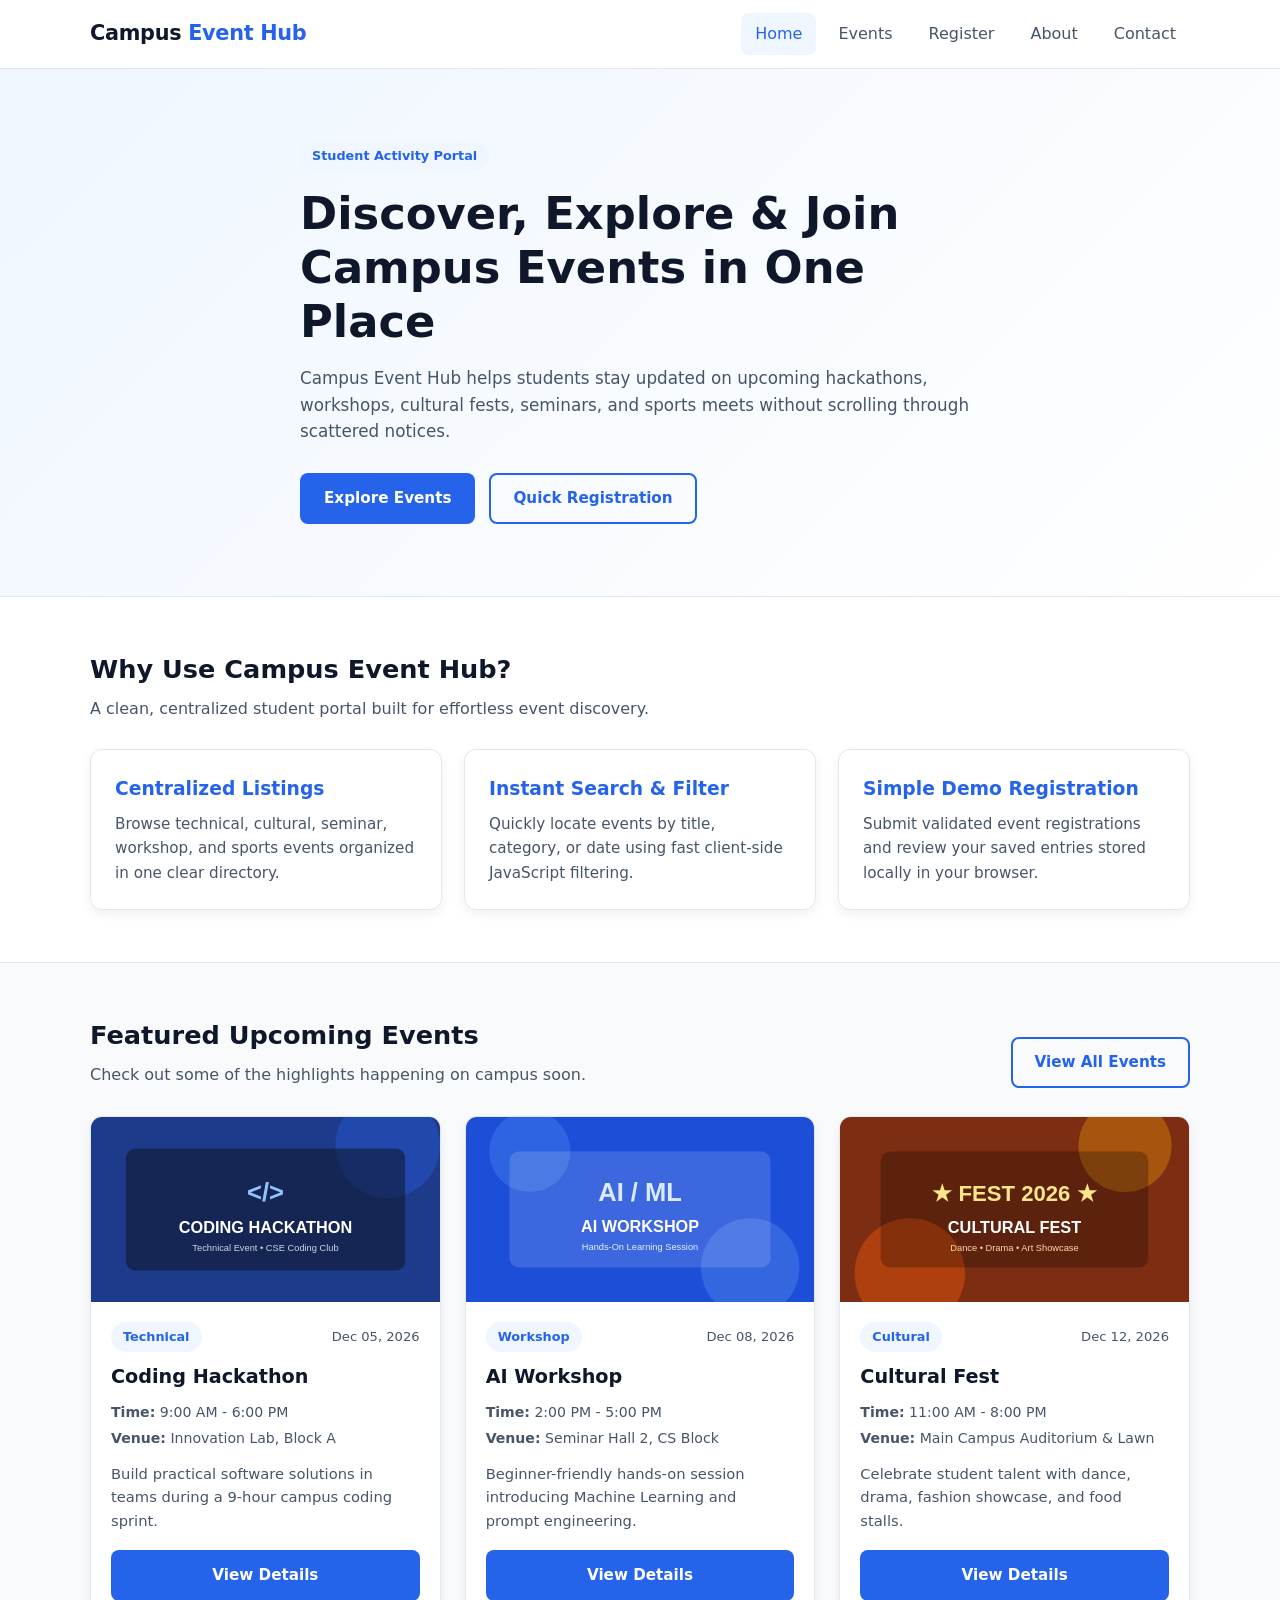
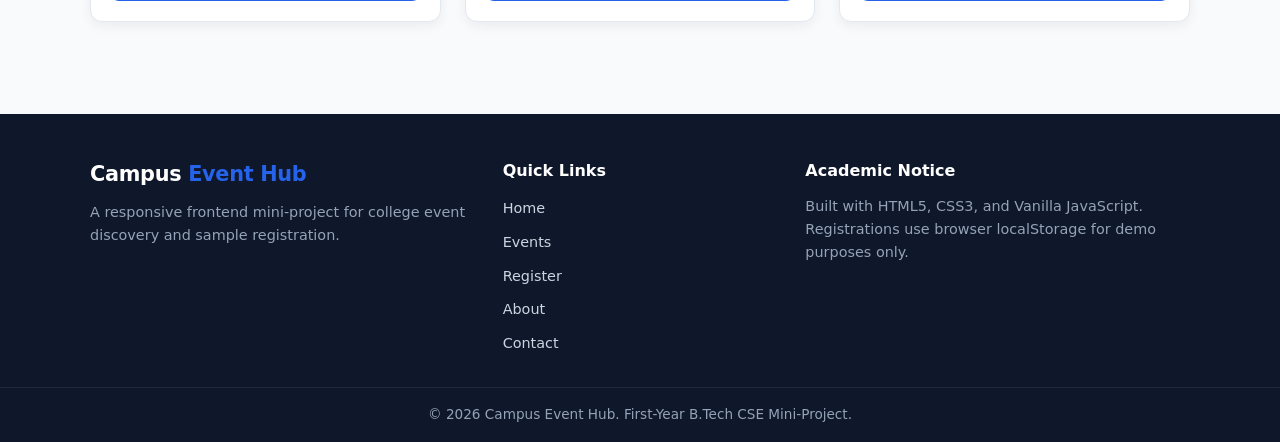
<file: index.html>
<!DOCTYPE html>
<html lang="en">
<head>
  <meta charset="UTF-8">
  <meta name="viewport" content="width=device-width, initial-scale=1.0">
  <title>Campus Event Hub | Home</title>
  <link rel="stylesheet" href="css/style.css">
</head>
<body>
  <!-- Header & Responsive Navigation -->
  <header class="site-header">
    <div class="container nav-container">
      <a href="index.html" class="logo">Campus <span>Event Hub</span></a>

      <button class="nav-toggle" id="nav-toggle" aria-label="Toggle navigation menu" aria-expanded="false">
        <span class="bar"></span>
        <span class="bar"></span>
        <span class="bar"></span>
      </button>

      <nav class="nav-menu" id="nav-menu" aria-label="Main Navigation">
        <ul class="nav-list">
          <li><a href="index.html" class="nav-link active">Home</a></li>
          <li><a href="events.html" class="nav-link">Events</a></li>
          <li><a href="registration.html" class="nav-link">Register</a></li>
          <li><a href="about.html" class="nav-link">About</a></li>
          <li><a href="contact.html" class="nav-link">Contact</a></li>
        </ul>
      </nav>
    </div>
  </header>

  <main>
    <!-- Hero Section -->
    <section class="hero">
      <div class="container hero-content">
        <span class="badge">Student Activity Portal</span>
        <h1>Discover, Explore &amp; Join Campus Events in One Place</h1>
        <p class="hero-text">
          Campus Event Hub helps students stay updated on upcoming hackathons, workshops,
          cultural fests, seminars, and sports meets without scrolling through scattered notices.
        </p>
        <div class="hero-actions">
          <a href="events.html" class="btn btn-primary">Explore Events</a>
          <a href="registration.html" class="btn btn-outline">Quick Registration</a>
        </div>
      </div>
    </section>

    <!-- Highlights Section -->
    <section class="section section-light">
      <div class="container">
        <div class="section-header">
          <h2>Why Use Campus Event Hub?</h2>
          <p>A clean, centralized student portal built for effortless event discovery.</p>
        </div>

        <div class="grid-3">
          <article class="info-card">
            <h3>Centralized Listings</h3>
            <p>Browse technical, cultural, seminar, workshop, and sports events organized in one clear directory.</p>
          </article>
          <article class="info-card">
            <h3>Instant Search &amp; Filter</h3>
            <p>Quickly locate events by title, category, or date using fast client-side JavaScript filtering.</p>
          </article>
          <article class="info-card">
            <h3>Simple Demo Registration</h3>
            <p>Submit validated event registrations and review your saved entries stored locally in your browser.</p>
          </article>
        </div>
      </div>
    </section>

    <!-- Featured Upcoming Events -->
    <section class="section">
      <div class="container">
        <div class="section-header section-header-row">
          <div>
            <h2>Featured Upcoming Events</h2>
            <p>Check out some of the highlights happening on campus soon.</p>
          </div>
          <a href="events.html" class="btn btn-outline">View All Events</a>
        </div>

        <!-- Dynamically populated by js/events.js -->
        <div class="events-grid" id="featured-events"></div>
      </div>
    </section>
  </main>

  <!-- Footer -->
  <footer class="site-footer">
    <div class="container footer-grid">
      <div>
        <a href="index.html" class="logo footer-logo">Campus <span>Event Hub</span></a>
        <p class="footer-note">
          A responsive frontend mini-project for college event discovery and sample registration.
        </p>
      </div>
      <div>
        <h4>Quick Links</h4>
        <ul class="footer-links">
          <li><a href="index.html">Home</a></li>
          <li><a href="events.html">Events</a></li>
          <li><a href="registration.html">Register</a></li>
          <li><a href="about.html">About</a></li>
          <li><a href="contact.html">Contact</a></li>
        </ul>
      </div>
      <div>
        <h4>Academic Notice</h4>
        <p class="footer-note">
          Built with HTML5, CSS3, and Vanilla JavaScript. Registrations use browser localStorage for demo purposes only.
        </p>
      </div>
    </div>
    <div class="footer-bottom">
      <p>&copy; <span id="current-year">2026</span> Campus Event Hub. First-Year B.Tech CSE Mini-Project.</p>
    </div>
  </footer>

  <script src="js/events.js"></script>
  <script src="js/main.js"></script>
</body>
</html>
</file>
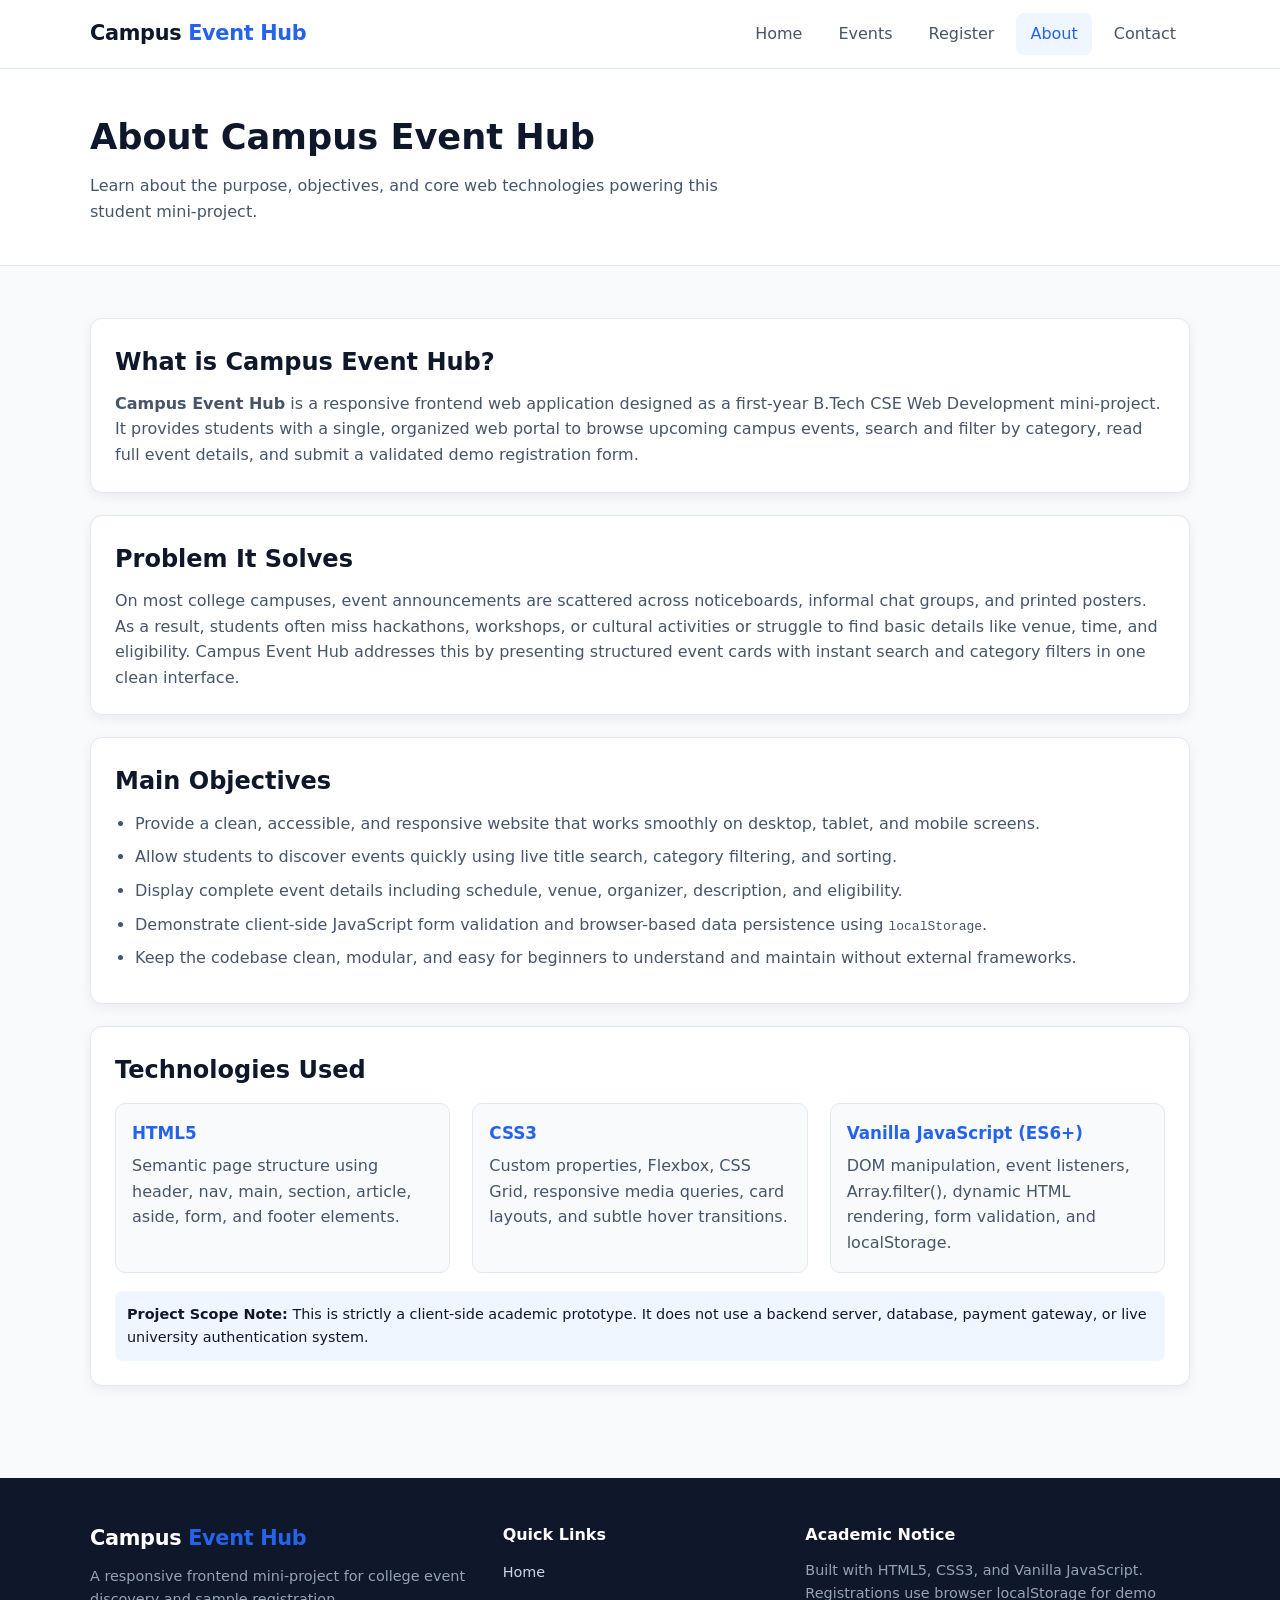
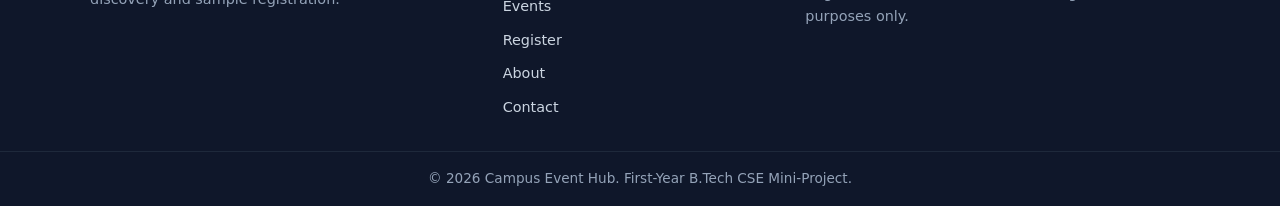
<file: about.html>
<!DOCTYPE html>
<html lang="en">
<head>
  <meta charset="UTF-8">
  <meta name="viewport" content="width=device-width, initial-scale=1.0">
  <title>Campus Event Hub | About</title>
  <link rel="stylesheet" href="css/style.css">
</head>
<body>
  <header class="site-header">
    <div class="container nav-container">
      <a href="index.html" class="logo">Campus <span>Event Hub</span></a>

      <button class="nav-toggle" id="nav-toggle" aria-label="Toggle navigation menu" aria-expanded="false">
        <span class="bar"></span>
        <span class="bar"></span>
        <span class="bar"></span>
      </button>

      <nav class="nav-menu" id="nav-menu" aria-label="Main Navigation">
        <ul class="nav-list">
          <li><a href="index.html" class="nav-link">Home</a></li>
          <li><a href="events.html" class="nav-link">Events</a></li>
          <li><a href="registration.html" class="nav-link">Register</a></li>
          <li><a href="about.html" class="nav-link active">About</a></li>
          <li><a href="contact.html" class="nav-link">Contact</a></li>
        </ul>
      </nav>
    </div>
  </header>

  <main>
    <section class="page-banner">
      <div class="container">
        <h1>About Campus Event Hub</h1>
        <p>Learn about the purpose, objectives, and core web technologies powering this student mini-project.</p>
      </div>
    </section>

    <section class="section">
      <div class="container content-stack">
        <article class="card">
          <h2>What is Campus Event Hub?</h2>
          <p>
            <strong>Campus Event Hub</strong> is a responsive frontend web application designed as a first-year
            B.Tech CSE Web Development mini-project. It provides students with a single, organized web portal
            to browse upcoming campus events, search and filter by category, read full event details, and submit
            a validated demo registration form.
          </p>
        </article>

        <article class="card">
          <h2>Problem It Solves</h2>
          <p>
            On most college campuses, event announcements are scattered across noticeboards, informal chat groups,
            and printed posters. As a result, students often miss hackathons, workshops, or cultural activities
            or struggle to find basic details like venue, time, and eligibility. Campus Event Hub addresses this
            by presenting structured event cards with instant search and category filters in one clean interface.
          </p>
        </article>

        <article class="card">
          <h2>Main Objectives</h2>
          <ul class="styled-list">
            <li>Provide a clean, accessible, and responsive website that works smoothly on desktop, tablet, and mobile screens.</li>
            <li>Allow students to discover events quickly using live title search, category filtering, and sorting.</li>
            <li>Display complete event details including schedule, venue, organizer, description, and eligibility.</li>
            <li>Demonstrate client-side JavaScript form validation and browser-based data persistence using <code>localStorage</code>.</li>
            <li>Keep the codebase clean, modular, and easy for beginners to understand and maintain without external frameworks.</li>
          </ul>
        </article>

        <article class="card">
          <h2>Technologies Used</h2>
          <div class="grid-3 tech-grid">
            <div class="tech-box">
              <h3>HTML5</h3>
              <p>Semantic page structure using header, nav, main, section, article, aside, form, and footer elements.</p>
            </div>
            <div class="tech-box">
              <h3>CSS3</h3>
              <p>Custom properties, Flexbox, CSS Grid, responsive media queries, card layouts, and subtle hover transitions.</p>
            </div>
            <div class="tech-box">
              <h3>Vanilla JavaScript (ES6+)</h3>
              <p>DOM manipulation, event listeners, Array.filter(), dynamic HTML rendering, form validation, and localStorage.</p>
            </div>
          </div>
          <p class="scope-note">
            <strong>Project Scope Note:</strong> This is strictly a client-side academic prototype. It does not use a backend server,
            database, payment gateway, or live university authentication system.
          </p>
        </article>
      </div>
    </section>
  </main>

  <footer class="site-footer">
    <div class="container footer-grid">
      <div>
        <a href="index.html" class="logo footer-logo">Campus <span>Event Hub</span></a>
        <p class="footer-note">
          A responsive frontend mini-project for college event discovery and sample registration.
        </p>
      </div>
      <div>
        <h4>Quick Links</h4>
        <ul class="footer-links">
          <li><a href="index.html">Home</a></li>
          <li><a href="events.html">Events</a></li>
          <li><a href="registration.html">Register</a></li>
          <li><a href="about.html">About</a></li>
          <li><a href="contact.html">Contact</a></li>
        </ul>
      </div>
      <div>
        <h4>Academic Notice</h4>
        <p class="footer-note">
          Built with HTML5, CSS3, and Vanilla JavaScript. Registrations use browser localStorage for demo purposes only.
        </p>
      </div>
    </div>
    <div class="footer-bottom">
      <p>&copy; <span id="current-year">2026</span> Campus Event Hub. First-Year B.Tech CSE Mini-Project.</p>
    </div>
  </footer>

  <script src="js/main.js"></script>
</body>
</html>
</file>
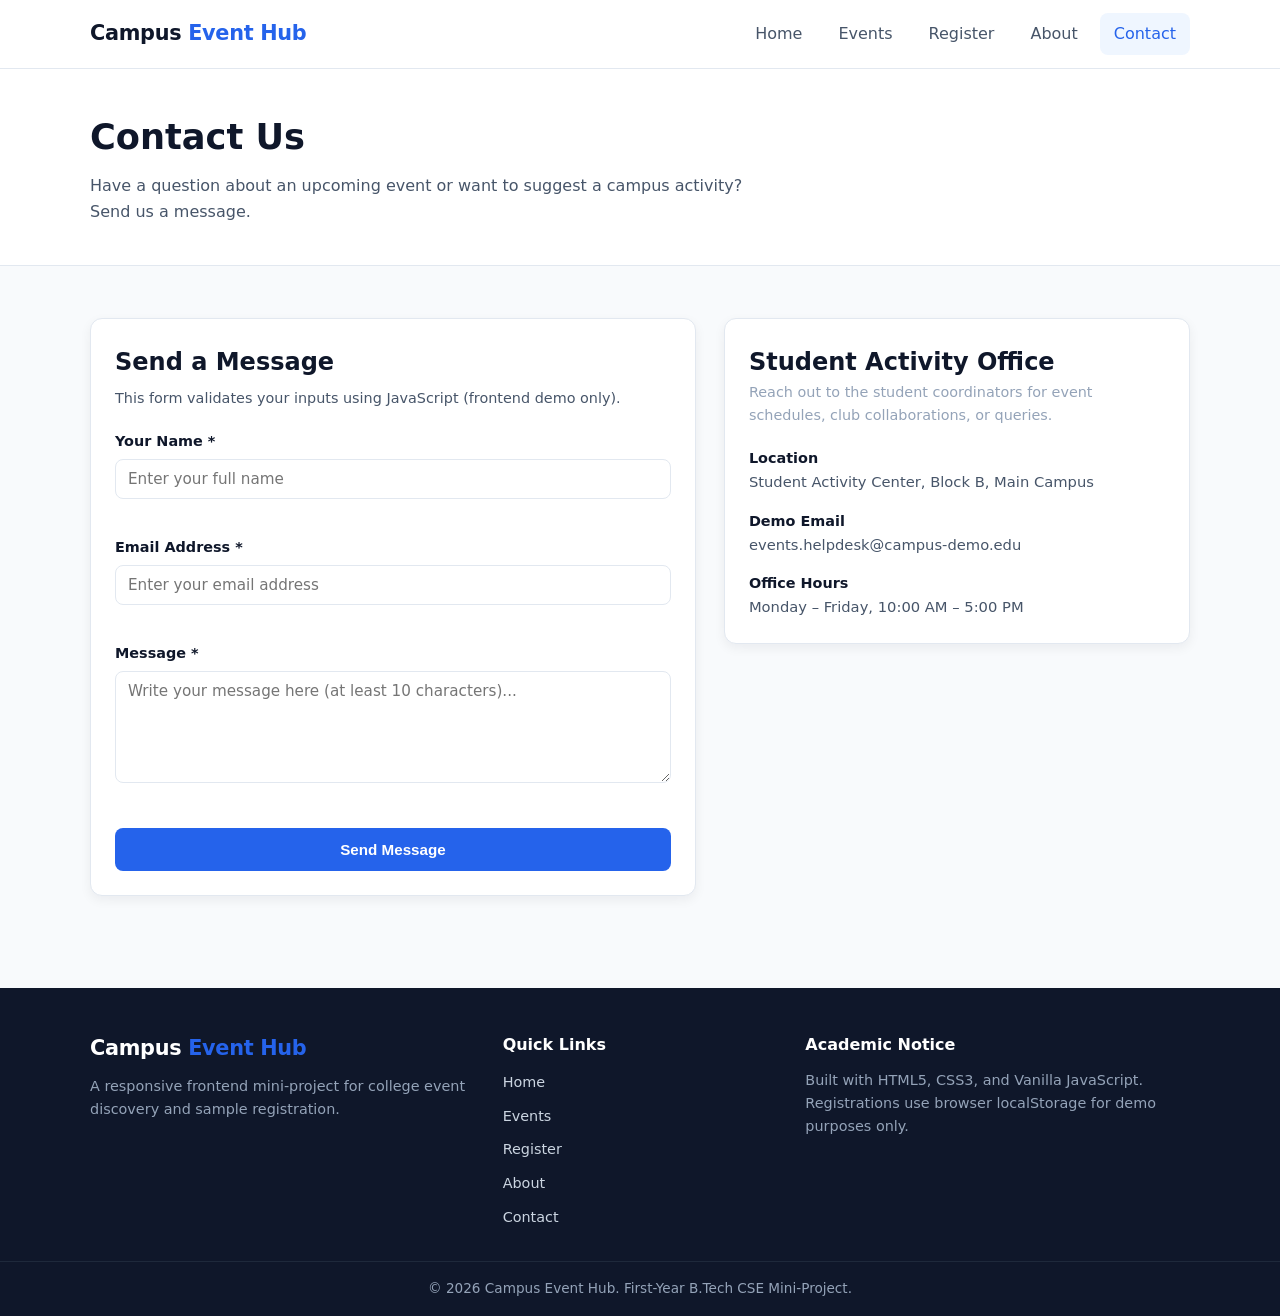
<file: contact.html>
<!DOCTYPE html>
<html lang="en">
<head>
  <meta charset="UTF-8">
  <meta name="viewport" content="width=device-width, initial-scale=1.0">
  <title>Campus Event Hub | Contact</title>
  <link rel="stylesheet" href="css/style.css">
</head>
<body>
  <header class="site-header">
    <div class="container nav-container">
      <a href="index.html" class="logo">Campus <span>Event Hub</span></a>

      <button class="nav-toggle" id="nav-toggle" aria-label="Toggle navigation menu" aria-expanded="false">
        <span class="bar"></span>
        <span class="bar"></span>
        <span class="bar"></span>
      </button>

      <nav class="nav-menu" id="nav-menu" aria-label="Main Navigation">
        <ul class="nav-list">
          <li><a href="index.html" class="nav-link">Home</a></li>
          <li><a href="events.html" class="nav-link">Events</a></li>
          <li><a href="registration.html" class="nav-link">Register</a></li>
          <li><a href="about.html" class="nav-link">About</a></li>
          <li><a href="contact.html" class="nav-link active">Contact</a></li>
        </ul>
      </nav>
    </div>
  </header>

  <main>
    <section class="page-banner">
      <div class="container">
        <h1>Contact Us</h1>
        <p>Have a question about an upcoming event or want to suggest a campus activity? Send us a message.</p>
      </div>
    </section>

    <section class="section">
      <div class="container two-col-layout">
        <!-- Contact Form -->
        <div class="card">
          <h2>Send a Message</h2>
          <p class="form-subtitle">This form validates your inputs using JavaScript (frontend demo only).</p>

          <div class="alert alert-success hidden" id="contact-success" role="status">
            <strong>Message Validated!</strong> Thank you for reaching out. (Demo mode: no email is transmitted to a server.)
          </div>

          <form id="contact-form" novalidate>
            <div class="form-group">
              <label for="contactName">Your Name *</label>
              <input type="text" id="contactName" name="contactName" placeholder="Enter your full name">
              <small class="error-message" id="error-contactName"></small>
            </div>

            <div class="form-group">
              <label for="contactEmail">Email Address *</label>
              <input type="email" id="contactEmail" name="contactEmail" placeholder="Enter your email address">
              <small class="error-message" id="error-contactEmail"></small>
            </div>

            <div class="form-group">
              <label for="contactMessage">Message *</label>
              <textarea id="contactMessage" name="contactMessage" rows="5" placeholder="Write your message here (at least 10 characters)..."></textarea>
              <small class="error-message" id="error-contactMessage"></small>
            </div>

            <button type="submit" class="btn btn-primary btn-block">Send Message</button>
          </form>
        </div>

        <!-- Campus Contact Details -->
        <aside class="card">
          <h2>Student Activity Office</h2>
          <p class="footer-note">Reach out to the student coordinators for event schedules, club collaborations, or queries.</p>

          <div class="contact-details">
            <div class="contact-item">
              <strong>Location</strong>
              <p>Student Activity Center, Block B, Main Campus</p>
            </div>
            <div class="contact-item">
              <strong>Demo Email</strong>
              <p>events.helpdesk@campus-demo.edu</p>
            </div>
            <div class="contact-item">
              <strong>Office Hours</strong>
              <p>Monday &ndash; Friday, 10:00 AM &ndash; 5:00 PM</p>
            </div>
          </div>
        </aside>
      </div>
    </section>
  </main>

  <footer class="site-footer">
    <div class="container footer-grid">
      <div>
        <a href="index.html" class="logo footer-logo">Campus <span>Event Hub</span></a>
        <p class="footer-note">
          A responsive frontend mini-project for college event discovery and sample registration.
        </p>
      </div>
      <div>
        <h4>Quick Links</h4>
        <ul class="footer-links">
          <li><a href="index.html">Home</a></li>
          <li><a href="events.html">Events</a></li>
          <li><a href="registration.html">Register</a></li>
          <li><a href="about.html">About</a></li>
          <li><a href="contact.html">Contact</a></li>
        </ul>
      </div>
      <div>
        <h4>Academic Notice</h4>
        <p class="footer-note">
          Built with HTML5, CSS3, and Vanilla JavaScript. Registrations use browser localStorage for demo purposes only.
        </p>
      </div>
    </div>
    <div class="footer-bottom">
      <p>&copy; <span id="current-year">2026</span> Campus Event Hub. First-Year B.Tech CSE Mini-Project.</p>
    </div>
  </footer>

  <script src="js/main.js"></script>
</body>
</html>
</file>
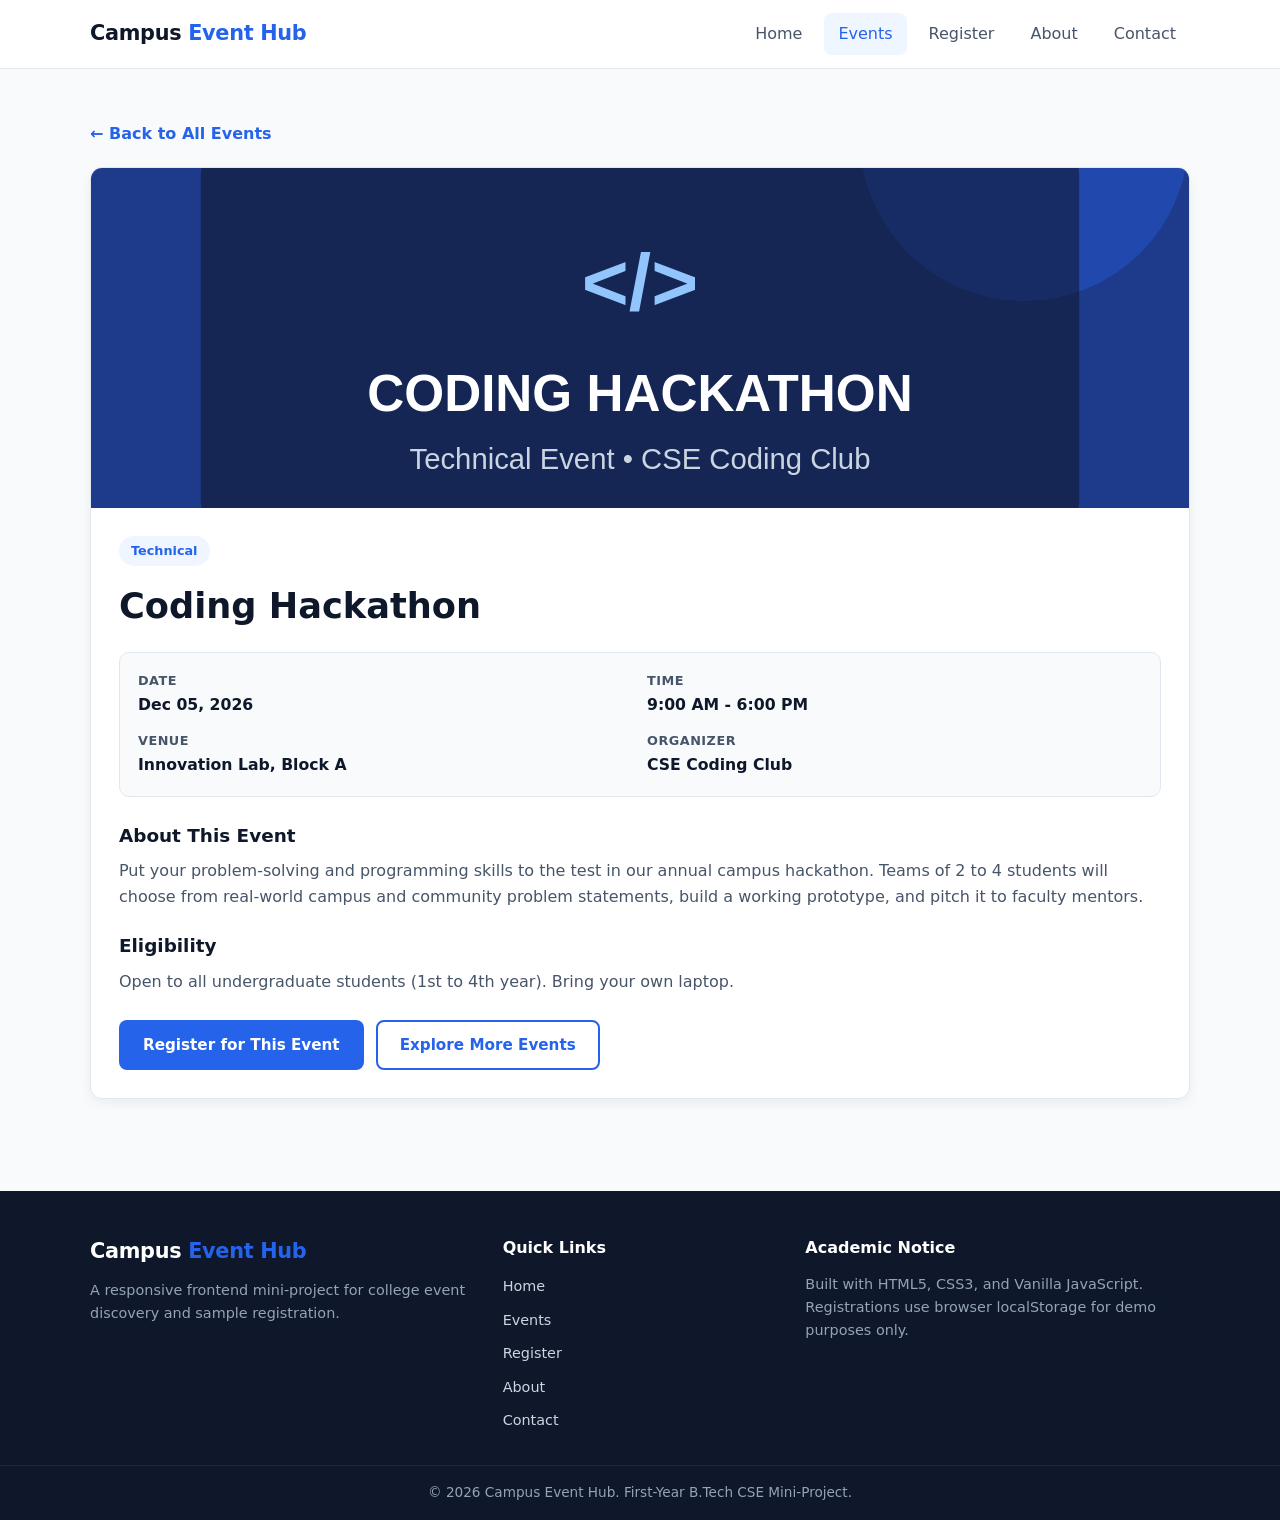
<file: event-details.html>
<!DOCTYPE html>
<html lang="en">
<head>
  <meta charset="UTF-8">
  <meta name="viewport" content="width=device-width, initial-scale=1.0">
  <title>Campus Event Hub | Event Details</title>
  <link rel="stylesheet" href="css/style.css">
</head>
<body>
  <header class="site-header">
    <div class="container nav-container">
      <a href="index.html" class="logo">Campus <span>Event Hub</span></a>

      <button class="nav-toggle" id="nav-toggle" aria-label="Toggle navigation menu" aria-expanded="false">
        <span class="bar"></span>
        <span class="bar"></span>
        <span class="bar"></span>
      </button>

      <nav class="nav-menu" id="nav-menu" aria-label="Main Navigation">
        <ul class="nav-list">
          <li><a href="index.html" class="nav-link">Home</a></li>
          <li><a href="events.html" class="nav-link active">Events</a></li>
          <li><a href="registration.html" class="nav-link">Register</a></li>
          <li><a href="about.html" class="nav-link">About</a></li>
          <li><a href="contact.html" class="nav-link">Contact</a></li>
        </ul>
      </nav>
    </div>
  </header>

  <main>
    <section class="section">
      <div class="container">
        <a href="events.html" class="back-link">&larr; Back to All Events</a>

        <!-- Dynamically populated by js/events.js using URL ?id= parameter -->
        <div id="event-details-container"></div>
      </div>
    </section>
  </main>

  <footer class="site-footer">
    <div class="container footer-grid">
      <div>
        <a href="index.html" class="logo footer-logo">Campus <span>Event Hub</span></a>
        <p class="footer-note">
          A responsive frontend mini-project for college event discovery and sample registration.
        </p>
      </div>
      <div>
        <h4>Quick Links</h4>
        <ul class="footer-links">
          <li><a href="index.html">Home</a></li>
          <li><a href="events.html">Events</a></li>
          <li><a href="registration.html">Register</a></li>
          <li><a href="about.html">About</a></li>
          <li><a href="contact.html">Contact</a></li>
        </ul>
      </div>
      <div>
        <h4>Academic Notice</h4>
        <p class="footer-note">
          Built with HTML5, CSS3, and Vanilla JavaScript. Registrations use browser localStorage for demo purposes only.
        </p>
      </div>
    </div>
    <div class="footer-bottom">
      <p>&copy; <span id="current-year">2026</span> Campus Event Hub. First-Year B.Tech CSE Mini-Project.</p>
    </div>
  </footer>

  <script src="js/events.js"></script>
  <script src="js/main.js"></script>
</body>
</html>
</file>
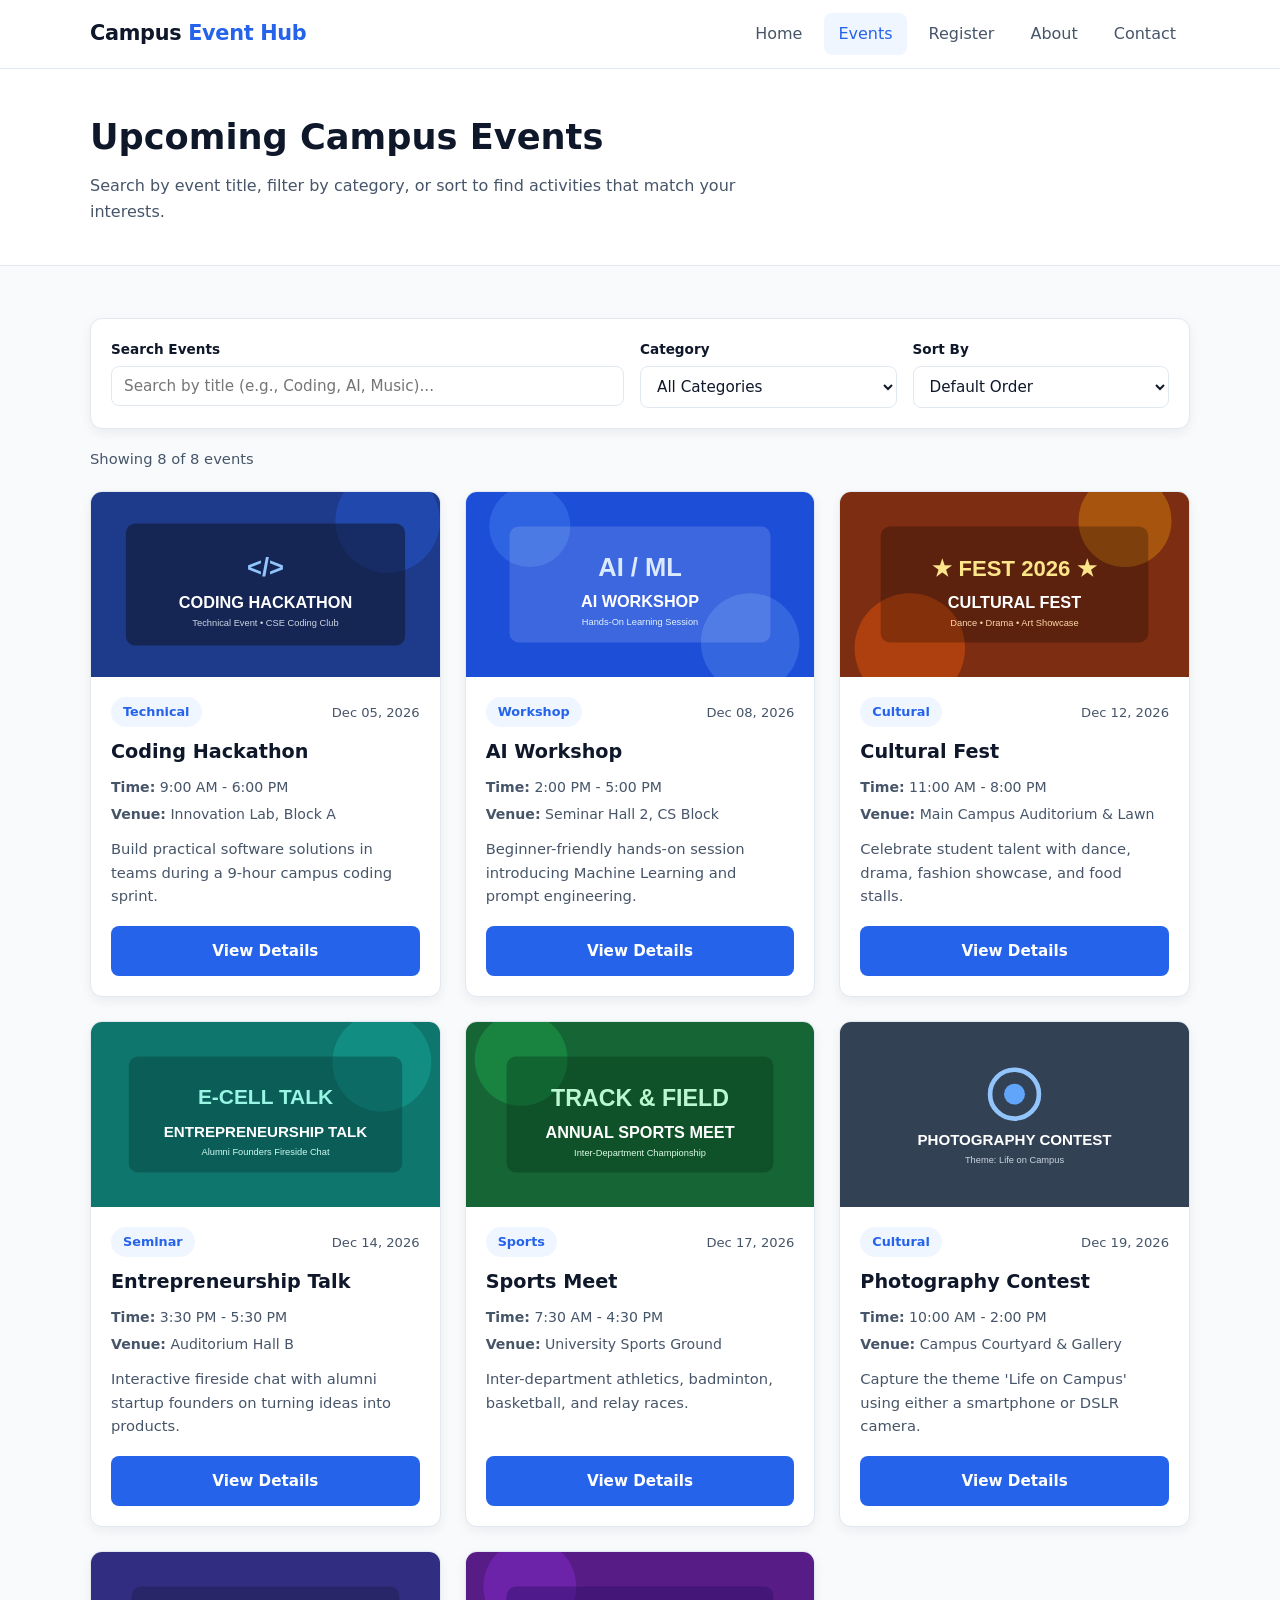
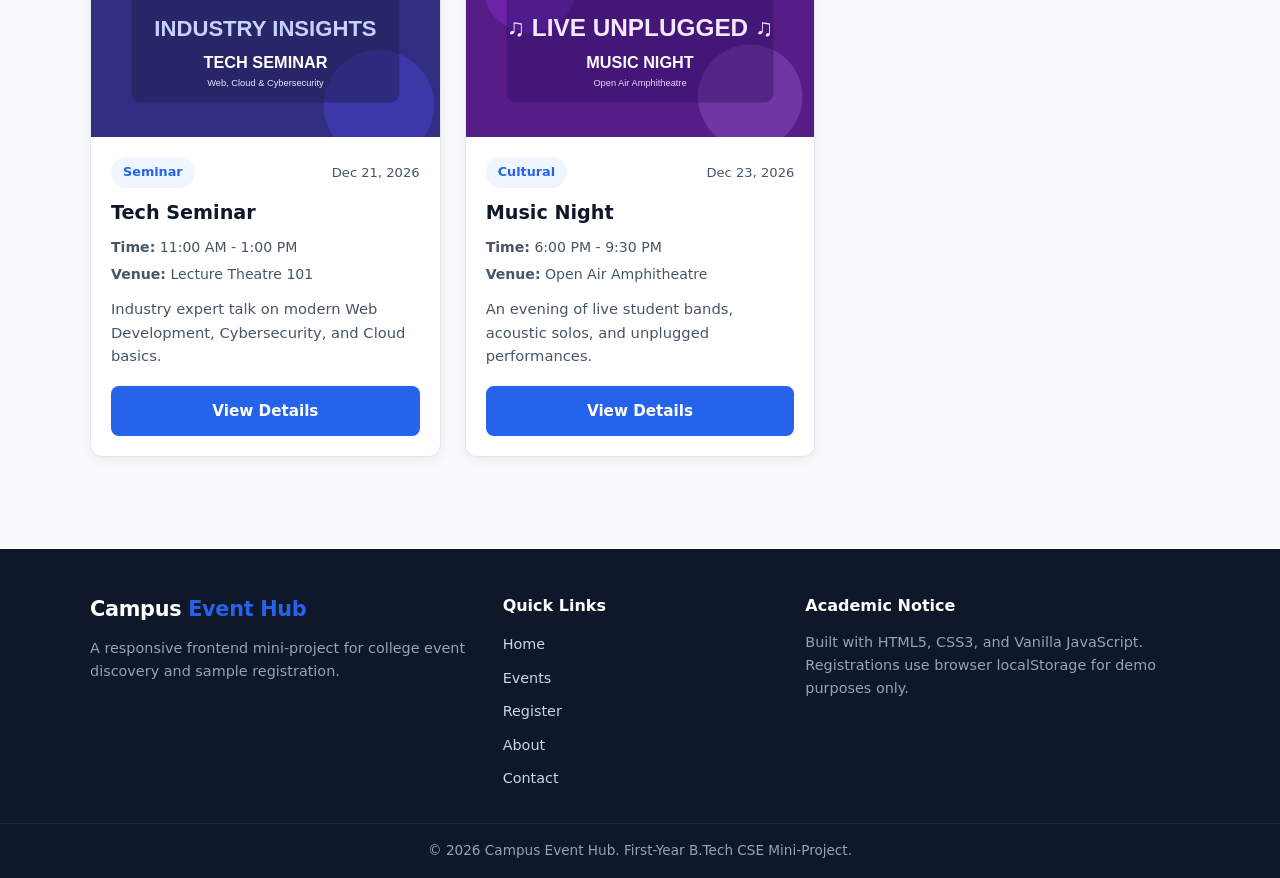
<file: events.html>
<!DOCTYPE html>
<html lang="en">
<head>
  <meta charset="UTF-8">
  <meta name="viewport" content="width=device-width, initial-scale=1.0">
  <title>Campus Event Hub | Events</title>
  <link rel="stylesheet" href="css/style.css">
</head>
<body>
  <header class="site-header">
    <div class="container nav-container">
      <a href="index.html" class="logo">Campus <span>Event Hub</span></a>

      <button class="nav-toggle" id="nav-toggle" aria-label="Toggle navigation menu" aria-expanded="false">
        <span class="bar"></span>
        <span class="bar"></span>
        <span class="bar"></span>
      </button>

      <nav class="nav-menu" id="nav-menu" aria-label="Main Navigation">
        <ul class="nav-list">
          <li><a href="index.html" class="nav-link">Home</a></li>
          <li><a href="events.html" class="nav-link active">Events</a></li>
          <li><a href="registration.html" class="nav-link">Register</a></li>
          <li><a href="about.html" class="nav-link">About</a></li>
          <li><a href="contact.html" class="nav-link">Contact</a></li>
        </ul>
      </nav>
    </div>
  </header>

  <main>
    <!-- Page Banner -->
    <section class="page-banner">
      <div class="container">
        <h1>Upcoming Campus Events</h1>
        <p>Search by event title, filter by category, or sort to find activities that match your interests.</p>
      </div>
    </section>

    <!-- Search & Filter Controls -->
    <section class="section">
      <div class="container">
        <div class="filter-bar">
          <div class="filter-group search-group">
            <label for="search-input">Search Events</label>
            <input
              type="text"
              id="search-input"
              placeholder="Search by title (e.g., Coding, AI, Music)..."
              autocomplete="off"
            >
          </div>

          <div class="filter-group">
            <label for="category-filter">Category</label>
            <select id="category-filter">
              <option value="all">All Categories</option>
              <option value="Technical">Technical</option>
              <option value="Workshop">Workshop</option>
              <option value="Cultural">Cultural</option>
              <option value="Seminar">Seminar</option>
              <option value="Sports">Sports</option>
            </select>
          </div>

          <div class="filter-group">
            <label for="sort-select">Sort By</label>
            <select id="sort-select">
              <option value="default">Default Order</option>
              <option value="date-asc">Date (Earliest First)</option>
              <option value="title-asc">Title (A - Z)</option>
            </select>
          </div>
        </div>

        <p class="results-count" id="results-count">Showing all events</p>

        <!-- Event Cards Container (Populated by js/events.js) -->
        <div class="events-grid" id="events-grid"></div>

        <!-- Friendly Empty State -->
        <div class="empty-state hidden" id="no-events-msg">
          <h3>No events found</h3>
          <p>We couldn't find any campus events matching your search or filter criteria.</p>
          <button type="button" class="btn btn-primary" id="reset-filters-btn">Reset Filters</button>
        </div>
      </div>
    </section>
  </main>

  <footer class="site-footer">
    <div class="container footer-grid">
      <div>
        <a href="index.html" class="logo footer-logo">Campus <span>Event Hub</span></a>
        <p class="footer-note">
          A responsive frontend mini-project for college event discovery and sample registration.
        </p>
      </div>
      <div>
        <h4>Quick Links</h4>
        <ul class="footer-links">
          <li><a href="index.html">Home</a></li>
          <li><a href="events.html">Events</a></li>
          <li><a href="registration.html">Register</a></li>
          <li><a href="about.html">About</a></li>
          <li><a href="contact.html">Contact</a></li>
        </ul>
      </div>
      <div>
        <h4>Academic Notice</h4>
        <p class="footer-note">
          Built with HTML5, CSS3, and Vanilla JavaScript. Registrations use browser localStorage for demo purposes only.
        </p>
      </div>
    </div>
    <div class="footer-bottom">
      <p>&copy; <span id="current-year">2026</span> Campus Event Hub. First-Year B.Tech CSE Mini-Project.</p>
    </div>
  </footer>

  <script src="js/events.js"></script>
  <script src="js/main.js"></script>
</body>
</html>
</file>
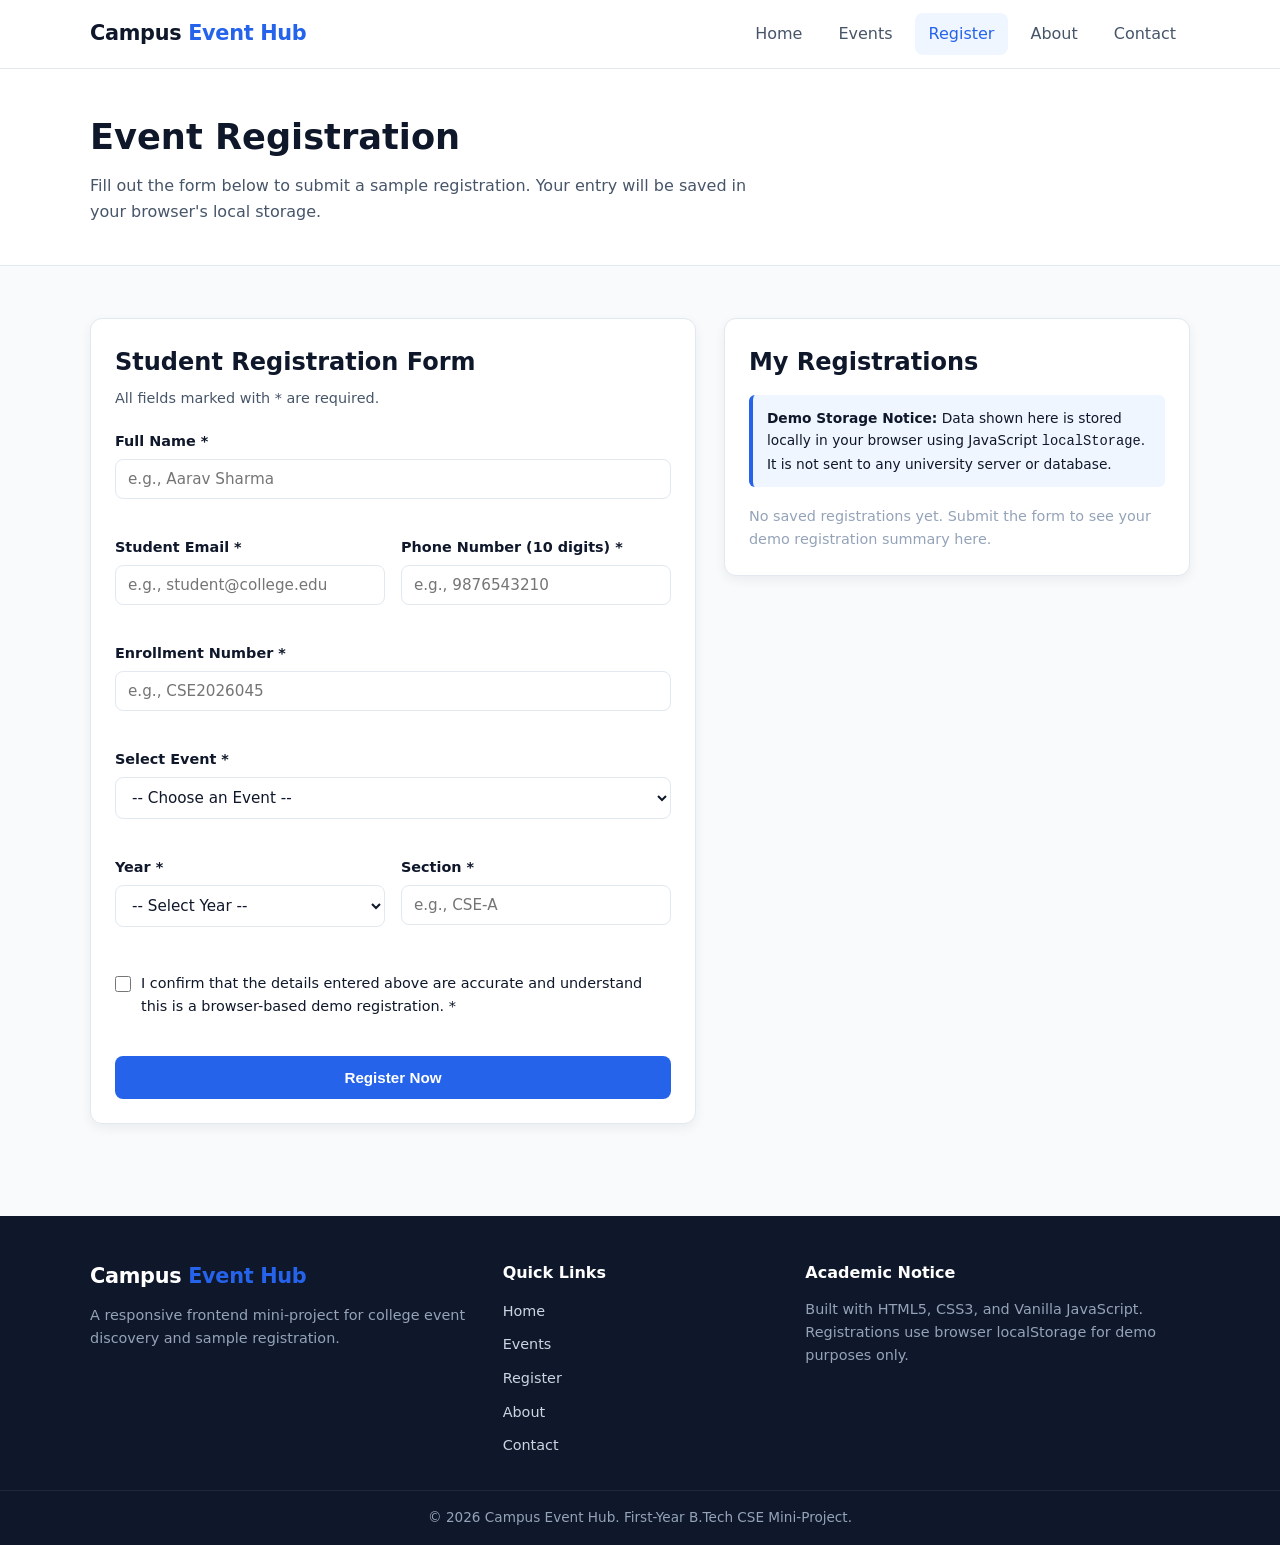
<file: registration.html>
<!DOCTYPE html>
<html lang="en">
<head>
  <meta charset="UTF-8">
  <meta name="viewport" content="width=device-width, initial-scale=1.0">
  <title>Campus Event Hub | Registration</title>
  <link rel="stylesheet" href="css/style.css">
</head>
<body>
  <header class="site-header">
    <div class="container nav-container">
      <a href="index.html" class="logo">Campus <span>Event Hub</span></a>

      <button class="nav-toggle" id="nav-toggle" aria-label="Toggle navigation menu" aria-expanded="false">
        <span class="bar"></span>
        <span class="bar"></span>
        <span class="bar"></span>
      </button>

      <nav class="nav-menu" id="nav-menu" aria-label="Main Navigation">
        <ul class="nav-list">
          <li><a href="index.html" class="nav-link">Home</a></li>
          <li><a href="events.html" class="nav-link">Events</a></li>
          <li><a href="registration.html" class="nav-link active">Register</a></li>
          <li><a href="about.html" class="nav-link">About</a></li>
          <li><a href="contact.html" class="nav-link">Contact</a></li>
        </ul>
      </nav>
    </div>
  </header>

  <main>
    <section class="page-banner">
      <div class="container">
        <h1>Event Registration</h1>
        <p>Fill out the form below to submit a sample registration. Your entry will be saved in your browser's local storage.</p>
      </div>
    </section>

    <section class="section">
      <div class="container two-col-layout">
        <!-- Registration Form Card -->
        <div class="card">
          <h2>Student Registration Form</h2>
          <p class="form-subtitle">All fields marked with * are required.</p>

          <div class="alert alert-success hidden" id="form-success" role="status">
            <strong>Registration Saved!</strong> Your sample registration has been stored in browser localStorage.
          </div>

          <form id="registration-form" novalidate>
            <div class="form-group">
              <label for="fullName">Full Name *</label>
              <input type="text" id="fullName" name="fullName" placeholder="e.g., Aarav Sharma">
              <small class="error-message" id="error-fullName"></small>
            </div>

            <div class="form-row">
              <div class="form-group">
                <label for="email">Student Email *</label>
                <input type="email" id="email" name="email" placeholder="e.g., student@college.edu">
                <small class="error-message" id="error-email"></small>
              </div>

              <div class="form-group">
                <label for="phone">Phone Number (10 digits) *</label>
                <input type="tel" id="phone" name="phone" placeholder="e.g., 9876543210" maxlength="10">
                <small class="error-message" id="error-phone"></small>
              </div>
            </div>

            <div class="form-group">
              <label for="enrollment">Enrollment Number *</label>
              <input type="text" id="enrollment" name="enrollment" placeholder="e.g., CSE2026045">
              <small class="error-message" id="error-enrollment"></small>
            </div>

            <div class="form-group">
              <label for="eventSelect">Select Event *</label>
              <select id="eventSelect" name="eventSelect">
                <option value="">-- Choose an Event --</option>
                <!-- Populated dynamically by js/registration.js -->
              </select>
              <small class="error-message" id="error-eventSelect"></small>
            </div>

            <div class="form-row">
              <div class="form-group">
                <label for="year">Year *</label>
                <select id="year" name="year">
                  <option value="">-- Select Year --</option>
                  <option value="1st Year">1st Year</option>
                  <option value="2nd Year">2nd Year</option>
                  <option value="3rd Year">3rd Year</option>
                  <option value="4th Year">4th Year</option>
                </select>
                <small class="error-message" id="error-year"></small>
              </div>

              <div class="form-group">
                <label for="section">Section *</label>
                <input type="text" id="section" name="section" placeholder="e.g., CSE-A">
                <small class="error-message" id="error-section"></small>
              </div>
            </div>

            <div class="form-group checkbox-group">
              <label class="checkbox-label">
                <input type="checkbox" id="terms" name="terms">
                <span>I confirm that the details entered above are accurate and understand this is a browser-based demo registration. *</span>
              </label>
              <small class="error-message" id="error-terms"></small>
            </div>

            <button type="submit" class="btn btn-primary btn-block">Register Now</button>
          </form>
        </div>

        <!-- Saved Registration Summary (localStorage) -->
        <aside class="card summary-card">
          <div class="summary-header">
            <h2>My Registrations</h2>
            <button type="button" class="btn btn-small btn-danger-outline hidden" id="clear-registrations-btn">
              Clear All
            </button>
          </div>

          <div class="demo-notice">
            <strong>Demo Storage Notice:</strong> Data shown here is stored locally in your browser using JavaScript
            <code>localStorage</code>. It is not sent to any university server or database.
          </div>

          <div id="saved-registrations-list" class="saved-list">
            <!-- Populated by js/registration.js -->
          </div>
        </aside>
      </div>
    </section>
  </main>

  <footer class="site-footer">
    <div class="container footer-grid">
      <div>
        <a href="index.html" class="logo footer-logo">Campus <span>Event Hub</span></a>
        <p class="footer-note">
          A responsive frontend mini-project for college event discovery and sample registration.
        </p>
      </div>
      <div>
        <h4>Quick Links</h4>
        <ul class="footer-links">
          <li><a href="index.html">Home</a></li>
          <li><a href="events.html">Events</a></li>
          <li><a href="registration.html">Register</a></li>
          <li><a href="about.html">About</a></li>
          <li><a href="contact.html">Contact</a></li>
        </ul>
      </div>
      <div>
        <h4>Academic Notice</h4>
        <p class="footer-note">
          Built with HTML5, CSS3, and Vanilla JavaScript. Registrations use browser localStorage for demo purposes only.
        </p>
      </div>
    </div>
    <div class="footer-bottom">
      <p>&copy; <span id="current-year">2026</span> Campus Event Hub. First-Year B.Tech CSE Mini-Project.</p>
    </div>
  </footer>

  <script src="js/events.js"></script>
  <script src="js/registration.js"></script>
  <script src="js/main.js"></script>
</body>
</html>
</file>
<file: css/style.css>
/* =========================================================
   Campus Event Hub - Main Stylesheet
   Clean, responsive CSS3 using Flexbox, Grid & Media Queries
   ========================================================= */

/* 1. CSS Variables (Theme Colors & Spacing) */
:root {
  --primary: #2563eb;
  --primary-dark: #1d4ed8;
  --primary-soft: #eff6ff;
  --bg-body: #f8fafc;
  --bg-white: #ffffff;
  --text-main: #0f172a;
  --text-muted: #475569;
  --border-color: #e2e8f0;
  --danger: #dc2626;
  --danger-soft: #fef2f2;
  --success: #15803d;
  --success-soft: #f0fdf4;
  --radius: 12px;
  --shadow: 0 4px 12px rgba(15, 23, 42, 0.06);
  --shadow-hover: 0 10px 24px rgba(15, 23, 42, 0.1);
}

/* 2. Global Reset & Base Styles */
*,
*::before,
*::after {
  box-sizing: border-box;
  margin: 0;
  padding: 0;
}

html {
  scroll-behavior: smooth;
}

body {
  font-family: "Segoe UI", system-ui, -apple-system, BlinkMacSystemFont, Roboto, sans-serif;
  background-color: var(--bg-body);
  color: var(--text-main);
  line-height: 1.6;
  min-height: 100vh;
  display: flex;
  flex-direction: column;
  overflow-x: hidden;
}

main {
  flex: 1;
}

img {
  max-width: 100%;
  display: block;
}

a {
  color: inherit;
  text-decoration: none;
}

.container {
  width: 100%;
  max-width: 1140px;
  margin: 0 auto;
  padding: 0 20px;
}

.hidden {
  display: none !important;
}

/* 3. Header & Navigation Bar (Flexbox) */
.site-header {
  background-color: var(--bg-white);
  border-bottom: 1px solid var(--border-color);
  position: sticky;
  top: 0;
  z-index: 100;
}

.nav-container {
  display: flex;
  align-items: center;
  justify-content: space-between;
  min-height: 68px;
}

.logo {
  font-size: 1.3rem;
  font-weight: 700;
  color: var(--text-main);
  letter-spacing: -0.3px;
}

.logo span {
  color: var(--primary);
}

.nav-list {
  list-style: none;
  display: flex;
  align-items: center;
  gap: 8px;
}

.nav-link {
  display: inline-block;
  padding: 8px 14px;
  border-radius: 8px;
  font-weight: 500;
  color: var(--text-muted);
  transition: background-color 0.2s ease, color 0.2s ease;
}

.nav-link:hover,
.nav-link.active {
  background-color: var(--primary-soft);
  color: var(--primary);
}

/* Mobile Hamburger Button */
.nav-toggle {
  display: none;
  flex-direction: column;
  justify-content: center;
  gap: 5px;
  width: 40px;
  height: 40px;
  background: transparent;
  border: 1px solid var(--border-color);
  border-radius: 8px;
  cursor: pointer;
  padding: 8px;
}

.nav-toggle .bar {
  width: 100%;
  height: 2px;
  background-color: var(--text-main);
  border-radius: 2px;
}

/* 4. Buttons & Badges */
.btn {
  display: inline-block;
  padding: 11px 22px;
  border-radius: 8px;
  font-size: 0.95rem;
  font-weight: 600;
  text-align: center;
  cursor: pointer;
  border: 2px solid transparent;
  transition: background-color 0.2s ease, color 0.2s ease, transform 0.2s ease;
}

.btn:hover {
  transform: translateY(-1px);
}

.btn-primary {
  background-color: var(--primary);
  color: #ffffff;
}

.btn-primary:hover {
  background-color: var(--primary-dark);
}

.btn-outline {
  background-color: transparent;
  color: var(--primary);
  border-color: var(--primary);
}

.btn-outline:hover {
  background-color: var(--primary-soft);
}

.btn-block {
  width: 100%;
}

.btn-small {
  padding: 6px 12px;
  font-size: 0.85rem;
}

.btn-danger-outline {
  background-color: transparent;
  color: var(--danger);
  border: 1px solid var(--danger);
}

.btn-danger-outline:hover {
  background-color: var(--danger-soft);
}

.badge {
  display: inline-block;
  padding: 5px 12px;
  border-radius: 999px;
  font-size: 0.8rem;
  font-weight: 600;
  background-color: var(--primary-soft);
  color: var(--primary);
}

/* 5. Hero & Page Banners */
.hero {
  background: linear-gradient(135deg, #eff6ff 0%, #ffffff 100%);
  border-bottom: 1px solid var(--border-color);
  padding: 72px 0;
}

.hero-content {
  max-width: 720px;
}

.hero h1 {
  font-size: clamp(1.9rem, 4vw, 2.8rem);
  line-height: 1.2;
  margin: 16px 0;
  color: var(--text-main);
}

.hero-text {
  font-size: 1.05rem;
  color: var(--text-muted);
  margin-bottom: 28px;
}

.hero-actions {
  display: flex;
  flex-wrap: wrap;
  gap: 14px;
}

.page-banner {
  background-color: var(--bg-white);
  border-bottom: 1px solid var(--border-color);
  padding: 40px 0;
}

.page-banner h1 {
  font-size: clamp(1.6rem, 3vw, 2.2rem);
  margin-bottom: 8px;
}

.page-banner p {
  color: var(--text-muted);
  max-width: 680px;
}

/* 6. Sections & Grids */
.section {
  padding: 52px 0;
}

.section-light {
  background-color: var(--bg-white);
  border-bottom: 1px solid var(--border-color);
}

.section-header {
  margin-bottom: 28px;
}

.section-header h2 {
  font-size: 1.6rem;
  margin-bottom: 6px;
}

.section-header p {
  color: var(--text-muted);
}

.section-header-row {
  display: flex;
  justify-content: space-between;
  align-items: flex-end;
  flex-wrap: wrap;
  gap: 16px;
}

.grid-3 {
  display: grid;
  grid-template-columns: repeat(3, 1fr);
  gap: 22px;
}

.events-grid {
  display: grid;
  grid-template-columns: repeat(3, 1fr);
  gap: 24px;
}

.two-col-layout {
  display: grid;
  grid-template-columns: 1.3fr 1fr;
  gap: 28px;
  align-items: start;
}

/* 7. Cards (Info Cards & Event Cards) */
.card,
.info-card {
  background-color: var(--bg-white);
  border: 1px solid var(--border-color);
  border-radius: var(--radius);
  padding: 24px;
  box-shadow: var(--shadow);
}

.info-card h3 {
  margin-bottom: 8px;
  color: var(--primary);
}

.info-card p {
  color: var(--text-muted);
  font-size: 0.95rem;
}

.event-card {
  background-color: var(--bg-white);
  border: 1px solid var(--border-color);
  border-radius: var(--radius);
  overflow: hidden;
  box-shadow: var(--shadow);
  display: flex;
  flex-direction: column;
  transition: transform 0.2s ease, box-shadow 0.2s ease;
}

.event-card:hover {
  transform: translateY(-4px);
  box-shadow: var(--shadow-hover);
}

.event-card-img {
  width: 100%;
  height: 185px;
  object-fit: cover;
  background-color: var(--primary-soft);
}

.event-card-body {
  padding: 20px;
  display: flex;
  flex-direction: column;
  flex: 1;
}

.event-card-top {
  display: flex;
  justify-content: space-between;
  align-items: center;
  margin-bottom: 10px;
  gap: 8px;
}

.event-date {
  font-size: 0.82rem;
  color: var(--text-muted);
  font-weight: 500;
}

.event-title {
  font-size: 1.2rem;
  margin-bottom: 8px;
  color: var(--text-main);
}

.event-meta {
  font-size: 0.88rem;
  color: var(--text-muted);
  margin-bottom: 12px;
  display: flex;
  flex-direction: column;
  gap: 4px;
}

.event-desc {
  font-size: 0.92rem;
  color: var(--text-muted);
  margin-bottom: 18px;
  flex: 1;
}

/* 8. Search & Filter Bar */
.filter-bar {
  background-color: var(--bg-white);
  border: 1px solid var(--border-color);
  border-radius: var(--radius);
  padding: 20px;
  box-shadow: var(--shadow);
  display: flex;
  flex-wrap: wrap;
  gap: 16px;
  margin-bottom: 18px;
}

.filter-group {
  display: flex;
  flex-direction: column;
  gap: 6px;
  flex: 1;
  min-width: 180px;
}

.search-group {
  flex: 2;
  min-width: 240px;
}

.filter-group label {
  font-size: 0.85rem;
  font-weight: 600;
  color: var(--text-main);
}

.filter-group input,
.filter-group select {
  padding: 10px 12px;
  border: 1px solid var(--border-color);
  border-radius: 8px;
  font-size: 0.95rem;
  font-family: inherit;
  background-color: var(--bg-white);
  color: var(--text-main);
}

.filter-group input:focus,
.filter-group select:focus {
  outline: none;
  border-color: var(--primary);
  box-shadow: 0 0 0 3px rgba(37, 99, 235, 0.15);
}

.results-count {
  font-size: 0.92rem;
  color: var(--text-muted);
  margin-bottom: 20px;
  font-weight: 500;
}

.empty-state {
  background-color: var(--bg-white);
  border: 1px dashed var(--border-color);
  border-radius: var(--radius);
  padding: 48px 20px;
  text-align: center;
}

.empty-state h3 {
  margin-bottom: 8px;
}

.empty-state p {
  color: var(--text-muted);
  margin-bottom: 20px;
}

/* 9. Event Details Page */
.back-link {
  display: inline-block;
  margin-bottom: 20px;
  color: var(--primary);
  font-weight: 600;
}

.back-link:hover {
  text-decoration: underline;
}

.details-card {
  background-color: var(--bg-white);
  border: 1px solid var(--border-color);
  border-radius: var(--radius);
  overflow: hidden;
  box-shadow: var(--shadow);
}

.details-banner {
  width: 100%;
  max-height: 340px;
  object-fit: cover;
  background-color: var(--primary-soft);
}

.details-body {
  padding: 28px;
}

.details-body h1 {
  font-size: clamp(1.6rem, 3vw, 2.2rem);
  margin: 12px 0 18px;
}

.details-meta-grid {
  display: grid;
  grid-template-columns: repeat(2, 1fr);
  gap: 14px;
  background-color: var(--bg-body);
  border: 1px solid var(--border-color);
  border-radius: 10px;
  padding: 18px;
  margin-bottom: 24px;
}

.meta-item strong {
  display: block;
  font-size: 0.8rem;
  text-transform: uppercase;
  letter-spacing: 0.5px;
  color: var(--text-muted);
}

.meta-item span {
  font-size: 0.98rem;
  font-weight: 600;
  color: var(--text-main);
}

.details-section {
  margin-bottom: 22px;
}

.details-section h2 {
  font-size: 1.15rem;
  margin-bottom: 8px;
}

.details-section p {
  color: var(--text-muted);
}

.details-actions {
  display: flex;
  flex-wrap: wrap;
  gap: 12px;
  margin-top: 26px;
}

/* 10. Forms & Validation */
.form-subtitle {
  font-size: 0.9rem;
  color: var(--text-muted);
  margin: 6px 0 20px;
}

.form-row {
  display: grid;
  grid-template-columns: repeat(2, 1fr);
  gap: 16px;
}

.form-group {
  margin-bottom: 16px;
}

.form-group label {
  display: block;
  font-size: 0.9rem;
  font-weight: 600;
  margin-bottom: 6px;
}

.form-group input[type="text"],
.form-group input[type="email"],
.form-group input[type="tel"],
.form-group select,
.form-group textarea {
  width: 100%;
  padding: 10px 12px;
  border: 1px solid var(--border-color);
  border-radius: 8px;
  font-size: 0.95rem;
  font-family: inherit;
  color: var(--text-main);
  background-color: var(--bg-white);
}

.form-group input:focus,
.form-group select:focus,
.form-group textarea:focus {
  outline: none;
  border-color: var(--primary);
  box-shadow: 0 0 0 3px rgba(37, 99, 235, 0.15);
}

.input-error {
  border-color: var(--danger) !important;
}

.error-message {
  display: block;
  color: var(--danger);
  font-size: 0.82rem;
  margin-top: 5px;
  min-height: 16px;
}

.checkbox-group {
  margin-top: 8px;
}

.checkbox-label {
  display: flex !important;
  align-items: flex-start;
  gap: 10px;
  font-weight: 400 !important;
  cursor: pointer;
}

.checkbox-label input {
  margin-top: 4px;
  width: 16px;
  height: 16px;
  flex-shrink: 0;
}

.alert {
  padding: 14px 16px;
  border-radius: 8px;
  margin-bottom: 18px;
  font-size: 0.92rem;
}

.alert-success {
  background-color: var(--success-soft);
  color: var(--success);
  border: 1px solid #bbf7d0;
}

/* 11. Saved Registrations Summary (localStorage) */
.summary-header {
  display: flex;
  justify-content: space-between;
  align-items: center;
  gap: 10px;
  margin-bottom: 14px;
}

.demo-notice {
  background-color: var(--primary-soft);
  border-left: 4px solid var(--primary);
  padding: 12px 14px;
  border-radius: 6px;
  font-size: 0.86rem;
  color: var(--text-main);
  margin-bottom: 18px;
}

.saved-list {
  display: flex;
  flex-direction: column;
  gap: 14px;
}

.saved-item {
  border: 1px solid var(--border-color);
  border-radius: 10px;
  padding: 14px;
  background-color: var(--bg-body);
}

.saved-item h3 {
  font-size: 1rem;
  color: var(--primary);
  margin-bottom: 6px;
}

.saved-item p {
  font-size: 0.86rem;
  color: var(--text-muted);
  margin-bottom: 3px;
}

.saved-time {
  font-size: 0.78rem !important;
  color: #64748b !important;
  margin-top: 6px;
}

/* 12. About & Contact Helpers */
.content-stack {
  display: flex;
  flex-direction: column;
  gap: 22px;
}

.content-stack h2 {
  margin-bottom: 10px;
}

.content-stack p {
  color: var(--text-muted);
}

.styled-list {
  padding-left: 20px;
  color: var(--text-muted);
}

.styled-list li {
  margin-bottom: 8px;
}

.tech-grid {
  margin-top: 14px;
}

.tech-box {
  background-color: var(--bg-body);
  border: 1px solid var(--border-color);
  border-radius: 10px;
  padding: 16px;
}

.tech-box h3 {
  color: var(--primary);
  margin-bottom: 6px;
  font-size: 1.05rem;
}

.scope-note {
  margin-top: 18px;
  font-size: 0.9rem;
  padding: 12px;
  background-color: var(--primary-soft);
  border-radius: 8px;
  color: var(--text-main) !important;
}

.contact-details {
  margin-top: 20px;
  display: flex;
  flex-direction: column;
  gap: 16px;
}

.contact-item strong {
  display: block;
  font-size: 0.9rem;
  color: var(--text-main);
}

.contact-item p {
  font-size: 0.92rem;
  color: var(--text-muted);
}

/* 13. Footer */
.site-footer {
  background-color: #0f172a;
  color: #e2e8f0;
  padding-top: 44px;
  margin-top: 40px;
}

.footer-grid {
  display: grid;
  grid-template-columns: 1.4fr 1fr 1.4fr;
  gap: 28px;
  padding-bottom: 32px;
}

.footer-logo {
  color: #ffffff;
  display: inline-block;
  margin-bottom: 10px;
}

.footer-grid h4 {
  color: #ffffff;
  margin-bottom: 12px;
  font-size: 1rem;
}

.footer-note {
  font-size: 0.9rem;
  color: #94a3b8;
}

.footer-links {
  list-style: none;
  display: flex;
  flex-direction: column;
  gap: 8px;
}

.footer-links a {
  font-size: 0.9rem;
  color: #cbd5e1;
}

.footer-links a:hover {
  color: #ffffff;
  text-decoration: underline;
}

.footer-bottom {
  border-top: 1px solid #1e293b;
  text-align: center;
  padding: 16px 20px;
  font-size: 0.85rem;
  color: #94a3b8;
}

/* =========================================================
   14. Responsive Media Queries (Tablet & Mobile ~375px)
   ========================================================= */
@media (max-width: 900px) {
  .grid-3,
  .events-grid {
    grid-template-columns: repeat(2, 1fr);
  }

  .two-col-layout {
    grid-template-columns: 1fr;
  }

  .footer-grid {
    grid-template-columns: 1fr 1fr;
  }
}

@media (max-width: 680px) {
  /* Mobile Navigation Drawer */
  .nav-toggle {
    display: flex;
  }

  .nav-menu {
    position: absolute;
    top: 68px;
    left: 0;
    right: 0;
    background-color: var(--bg-white);
    border-bottom: 1px solid var(--border-color);
    box-shadow: var(--shadow);
    display: none;
    padding: 14px 20px;
  }

  .nav-menu.open {
    display: block;
  }

  .nav-list {
    flex-direction: column;
    align-items: stretch;
    gap: 6px;
  }

  .nav-link {
    display: block;
    width: 100%;
  }

  /* Single Column Layouts for Mobile (375px safe) */
  .grid-3,
  .events-grid,
  .form-row,
  .details-meta-grid,
  .footer-grid {
    grid-template-columns: 1fr;
  }

  .hero {
    padding: 48px 0;
  }

  .section {
    padding: 36px 0;
  }

  .card,
  .details-body {
    padding: 18px;
  }

  .filter-group,
  .search-group {
    min-width: 100%;
  }
}
</file>
